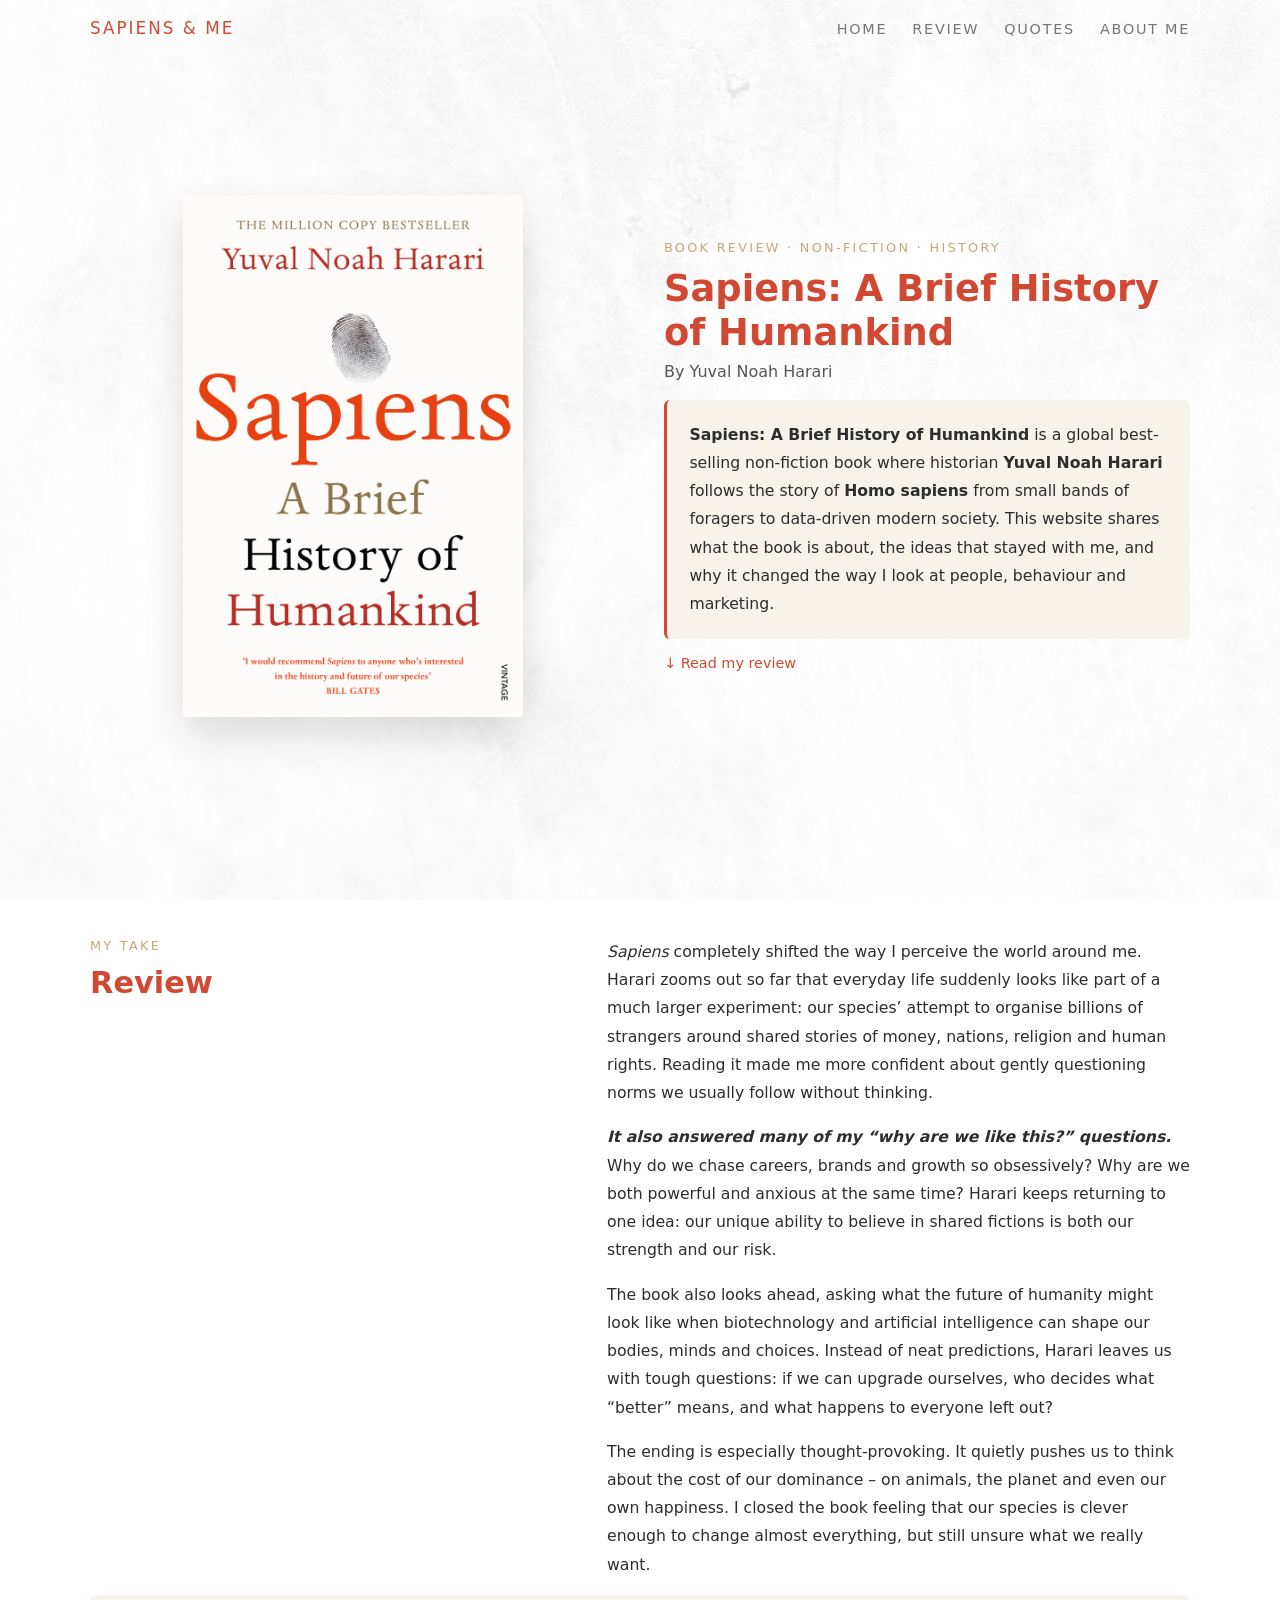
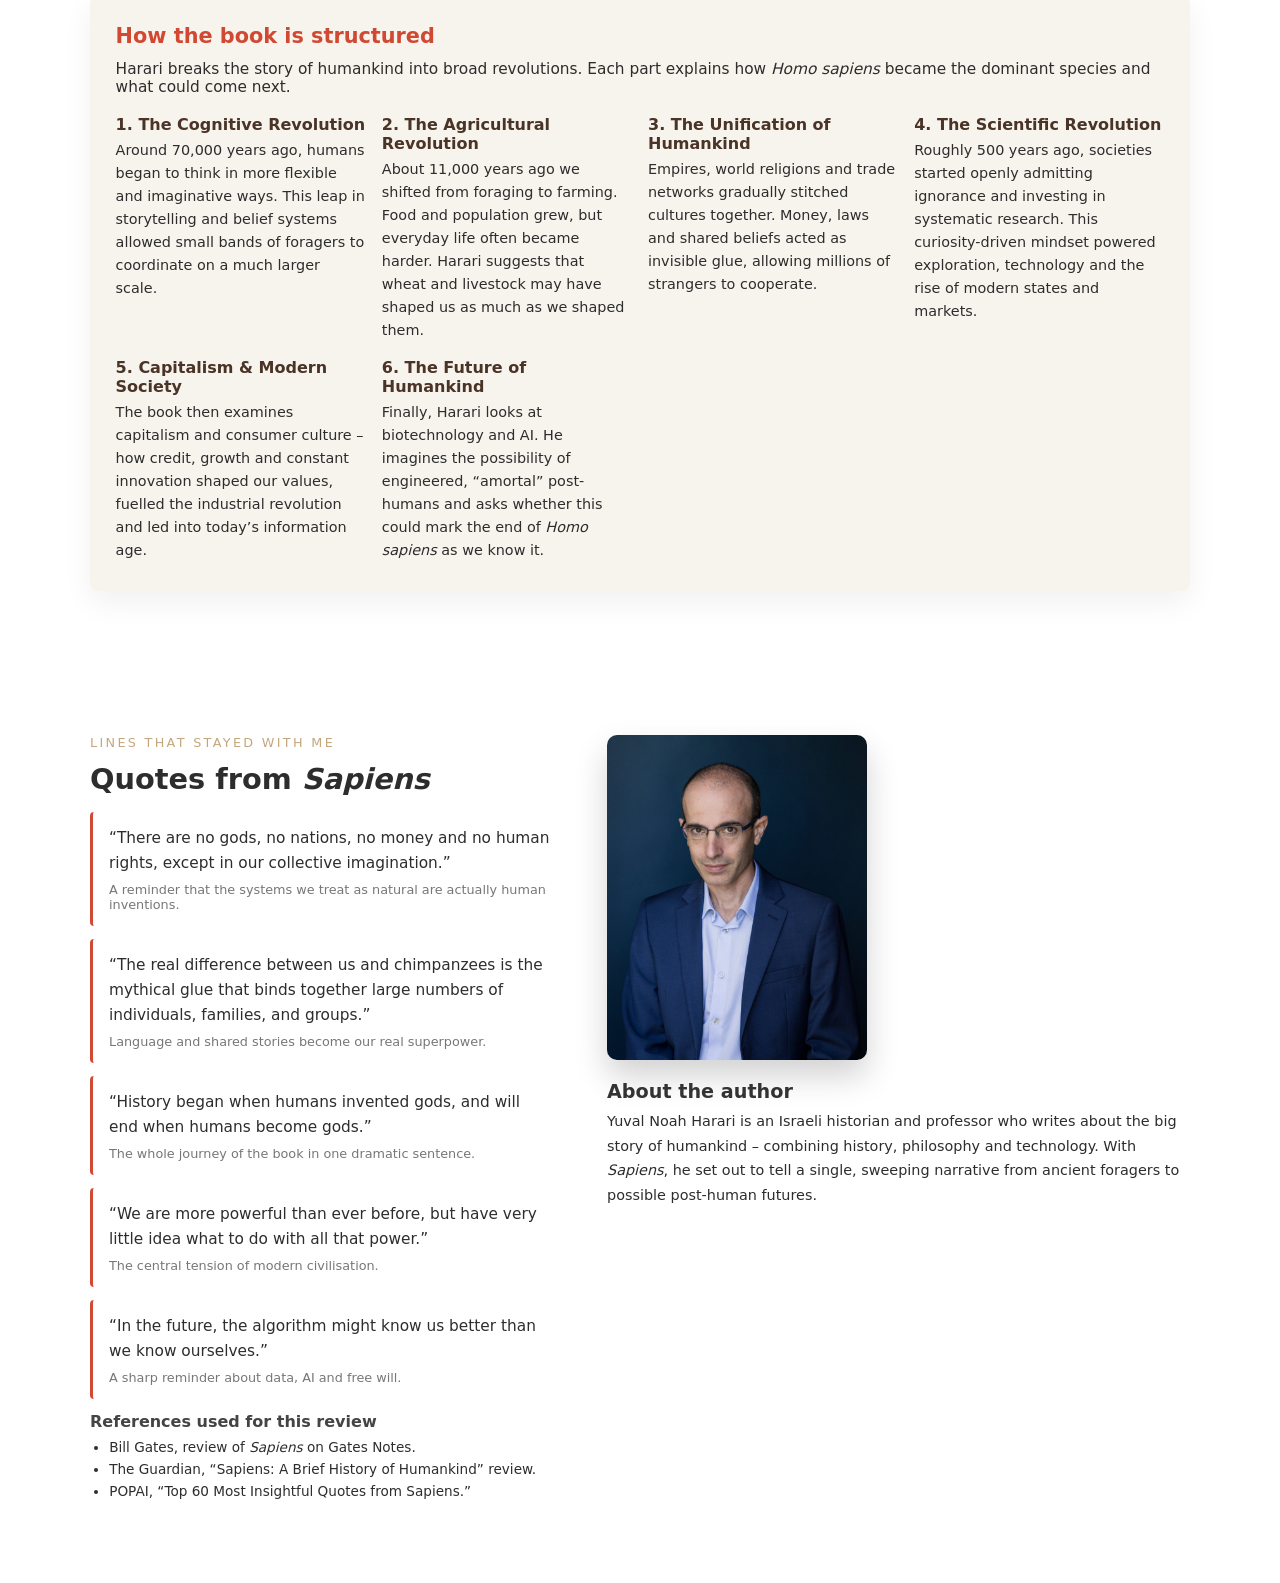
<file: index.html>
<!doctype html>
<html lang="en">
<head>
  <!-- Google tag (gtag.js) -->
<script async src="https://www.googletagmanager.com/gtag/js?id=G-GBH93HMWBG"></script>
<script>
  window.dataLayer = window.dataLayer || [];
  function gtag(){dataLayer.push(arguments);}
  gtag('js', new Date());

  gtag('config', 'G-GBH93HMWBG');
</script>
  <meta charset="utf-8" />
  <title>Sapiens Book Review | Yuval Noah Harari</title>

  <meta name="description" content="Sapiens book review and summary of Yuval Noah Harari's bestseller 'Sapiens: A Brief History of Humankind' – key ideas, reflections, and powerful quotes." />
  <meta name="keywords" content="Sapiens book review, Sapiens summary, Yuval Noah Harari, Homo sapiens history book, non-fiction history, cognitive revolution, capitalism history" />
  <meta name="viewport" content="width=device-width, initial-scale=1" />

  <link rel="stylesheet" href="styles.css" />
</head>
<body>
  <!-- Header + nav -->
  <header class="site-header">
    <div class="nav-inner">
      <div class="site-title">SAPIENS &amp; ME</div>
      <nav class="nav-links">
        <a href="#overview">Home</a>
        <a href="#review">Review</a>
        <a href="#quotes">Quotes</a>
        <a href="about.html">About me</a>
      </nav>
    </div>
  </header>

  <main>
    <!-- OVERVIEW -->
    <section id="overview" class="hero reveal-on-scroll">
      <div class="hero-inner">
        <div class="book-image">
          <img src="sapiens-cover.jpg" alt="Cover of Sapiens: A Brief History of Humankind by Yuval Noah Harari">
        </div>

        <section class="book-info">
          <p class="label">Book Review · Non-fiction · History</p>
          <h1>Sapiens: A Brief History of Humankind</h1>
          <p class="tagline">By Yuval Noah Harari</p>

          <p class="intro-text">
            <strong>Sapiens: A Brief History of Humankind</strong> is a global best-selling non-fiction book where historian
            <strong>Yuval Noah Harari</strong> follows the story of <strong>Homo sapiens</strong> from small bands of foragers
            to data-driven modern society. This website shares what the book is about, the ideas that stayed with me, and why
            it changed the way I look at people, behaviour and marketing.
          </p>

          <a href="#review" class="scroll-hint">↓ Read my review</a>
        </section>
      </div>
    </section>

    <!-- REVIEW -->
    <section id="review" class="section reveal-on-scroll">
      <div class="section-inner two-col">
        <div class="section-heading">
          <p class="label">My take</p>
          <h2>Review</h2>
        </div>

        <div class="section-body">
          <p>
            <em>Sapiens</em> completely shifted the way I perceive the world around me. Harari zooms out so far that everyday
            life suddenly looks like part of a much larger experiment: our species’ attempt to organise billions of strangers
            around shared stories of money, nations, religion and human rights. Reading it made me more confident about gently
            questioning norms we usually follow without thinking.
          </p>

          <p>
            <em><strong>It also answered many of my “why are we like this?” questions.</strong></em>
            Why do we chase careers, brands and growth so obsessively? Why are we both powerful and anxious at the same time?
            Harari keeps returning to one idea: our unique ability to believe in shared fictions is both our strength and our risk.
          </p>

          <p>
            The book also looks ahead, asking what the future of humanity might look like when biotechnology and artificial
            intelligence can shape our bodies, minds and choices. Instead of neat predictions, Harari leaves us with tough
            questions: if we can upgrade ourselves, who decides what “better” means, and what happens to everyone left out?
          </p>

          <p>
            The ending is especially thought-provoking. It quietly pushes us to think about the cost of our dominance – on
            animals, the planet and even our own happiness. I closed the book feeling that our species is clever enough to
            change almost everything, but still unsure what we really want.
          </p>
        </div>
      </div>

      <!-- Structure -->
      <div class="section-inner reveal-on-scroll">
        <div class="structure-card">
          <h3>How the book is structured</h3>
          <p class="structure-intro">
            Harari breaks the story of humankind into broad revolutions. Each part explains how <em>Homo sapiens</em> became
            the dominant species and what could come next.
          </p>

          <div class="structure-grid">
            <div class="structure-item">
              <h4>1. The Cognitive Revolution</h4>
              <p>
                Around 70,000 years ago, humans began to think in more flexible and imaginative ways. This leap in storytelling
                and belief systems allowed small bands of foragers to coordinate on a much larger scale.
              </p>
            </div>

            <div class="structure-item">
              <h4>2. The Agricultural Revolution</h4>
              <p>
                About 11,000 years ago we shifted from foraging to farming. Food and population grew, but everyday life often
                became harder. Harari suggests that wheat and livestock may have shaped us as much as we shaped them.
              </p>
            </div>

            <div class="structure-item">
              <h4>3. The Unification of Humankind</h4>
              <p>
                Empires, world religions and trade networks gradually stitched cultures together. Money, laws and shared beliefs
                acted as invisible glue, allowing millions of strangers to cooperate.
              </p>
            </div>

            <div class="structure-item">
              <h4>4. The Scientific Revolution</h4>
              <p>
                Roughly 500 years ago, societies started openly admitting ignorance and investing in systematic research. This
                curiosity-driven mindset powered exploration, technology and the rise of modern states and markets.
              </p>
            </div>

            <div class="structure-item">
              <h4>5. Capitalism & Modern Society</h4>
              <p>
                The book then examines capitalism and consumer culture – how credit, growth and constant innovation shaped our
                values, fuelled the industrial revolution and led into today’s information age.
              </p>
            </div>

            <div class="structure-item">
              <h4>6. The Future of Humankind</h4>
              <p>
                Finally, Harari looks at biotechnology and AI. He imagines the possibility of engineered, “amortal” post-humans
                and asks whether this could mark the end of <em>Homo sapiens</em> as we know it.
              </p>
            </div>
          </div>
        </div>
      </div>
    </section>

    <!-- QUOTES -->
    <section id="quotes" class="section section-quotes reveal-on-scroll">
      <div class="section-inner two-col quotes-layout">
        <div class="quotes-block">
          <p class="label">Lines that stayed with me</p>
          <h2>Quotes from <em>Sapiens</em></h2>

          <div class="quote-card">
            <p>“There are no gods, no nations, no money and no human rights, except in our collective imagination.”</p>
            <span class="quote-note">A reminder that the systems we treat as natural are actually human inventions.</span>
          </div>

          <div class="quote-card">
            <p>“The real difference between us and chimpanzees is the mythical glue that binds together large numbers of individuals, families, and groups.”</p>
            <span class="quote-note">Language and shared stories become our real superpower.</span>
          </div>

          <div class="quote-card">
            <p>“History began when humans invented gods, and will end when humans become gods.”</p>
            <span class="quote-note">The whole journey of the book in one dramatic sentence.</span>
          </div>

          <div class="quote-card">
            <p>“We are more powerful than ever before, but have very little idea what to do with all that power.”</p>
            <span class="quote-note">The central tension of modern civilisation.</span>
          </div>

          <div class="quote-card">
            <p>“In the future, the algorithm might know us better than we know ourselves.”</p>
            <span class="quote-note">A sharp reminder about data, AI and free will.</span>
          </div>
        </div>

        <aside class="author-block">
          <div class="author-photo">
            <img src="harari-author.jpg" alt="Yuval Noah Harari">
          </div>
          <div class="author-text">
            <h3>About the author</h3>
            <p>
              Yuval Noah Harari is an Israeli historian and professor who writes about the big story of humankind – combining
              history, philosophy and technology. With <em>Sapiens</em>, he set out to tell a single, sweeping narrative from
              ancient foragers to possible post-human futures.
            </p>
          </div>
        </aside>
      </div>

      <div class="section-inner references">
        <h3>References used for this review</h3>
        <ul>
          <li>Bill Gates, review of <em>Sapiens</em> on Gates Notes.</li>
          <li>The Guardian, “Sapiens: A Brief History of Humankind” review.</li>
          <li>POPAI, “Top 60 Most Insightful Quotes from Sapiens.”</li>
        </ul>
      </div>
    </section>
  </main>

  <script src="scripts.js"></script>
</body>
</html>
</file>
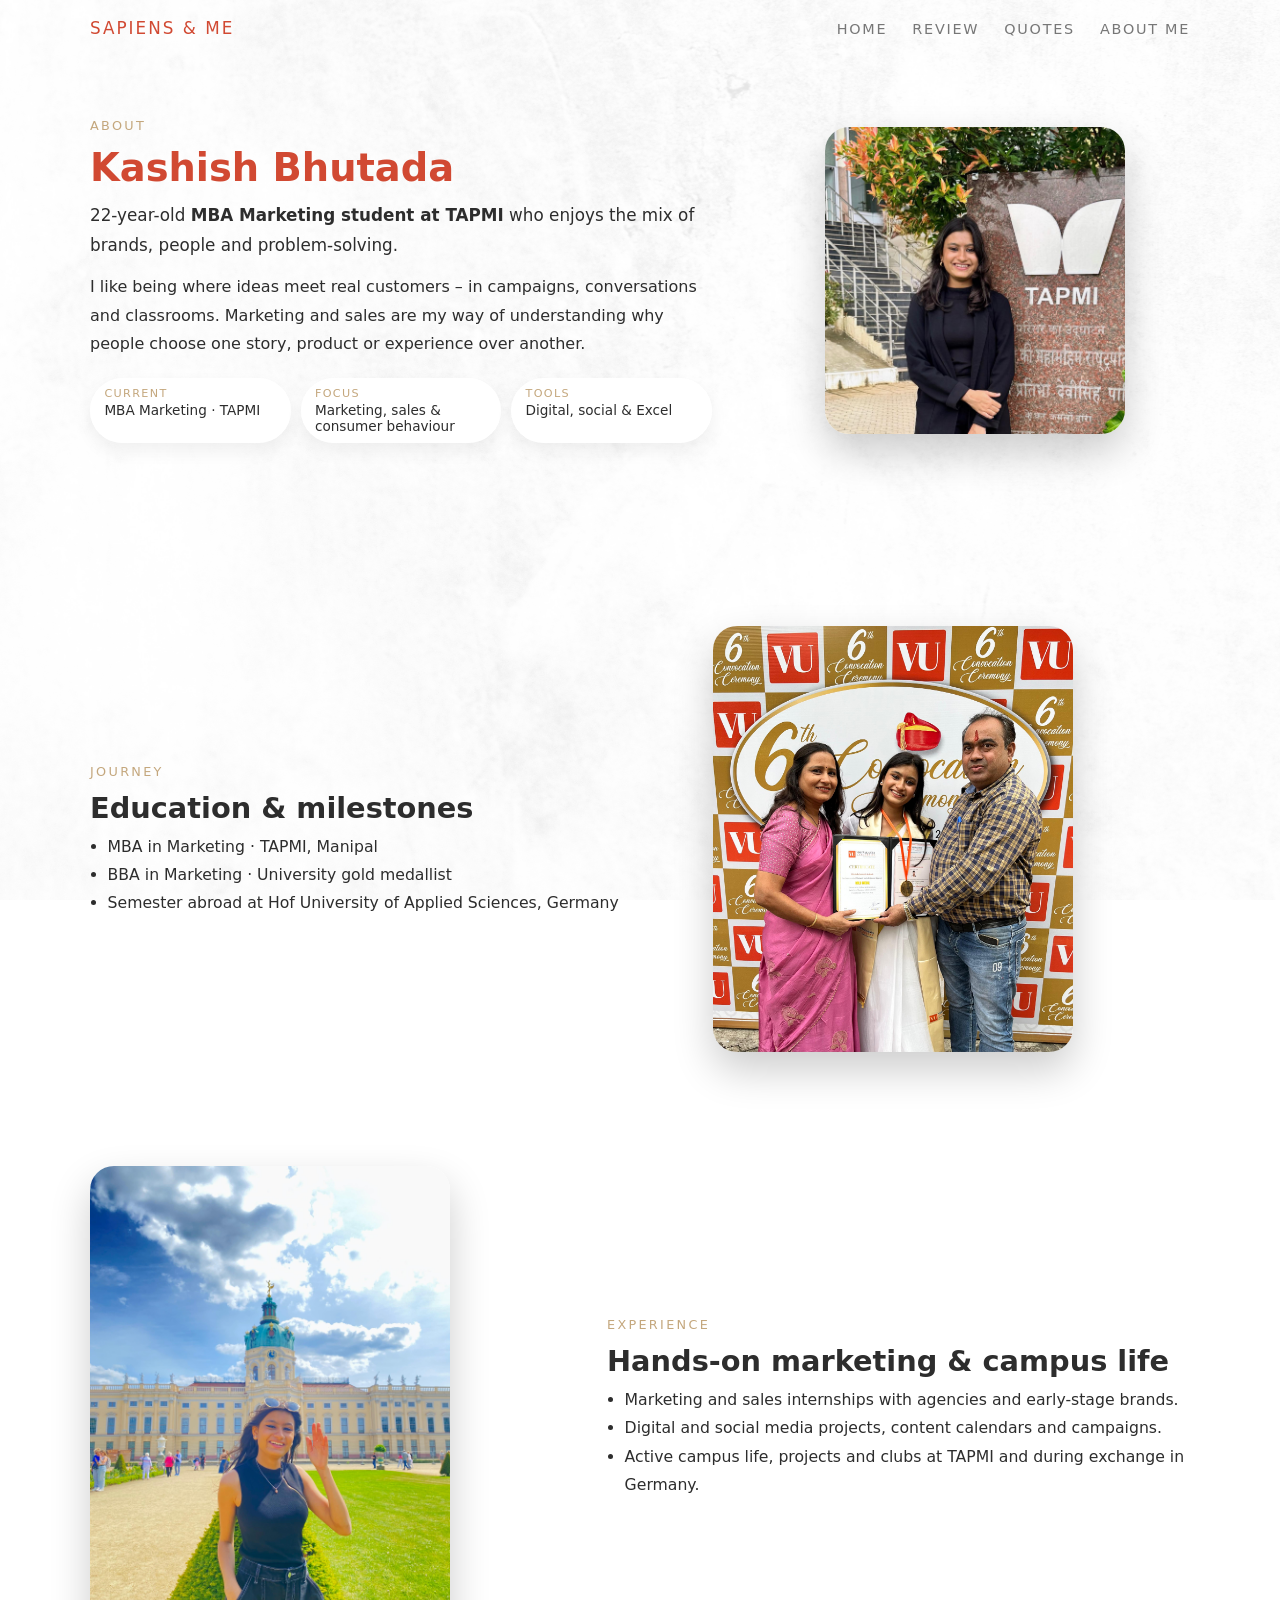
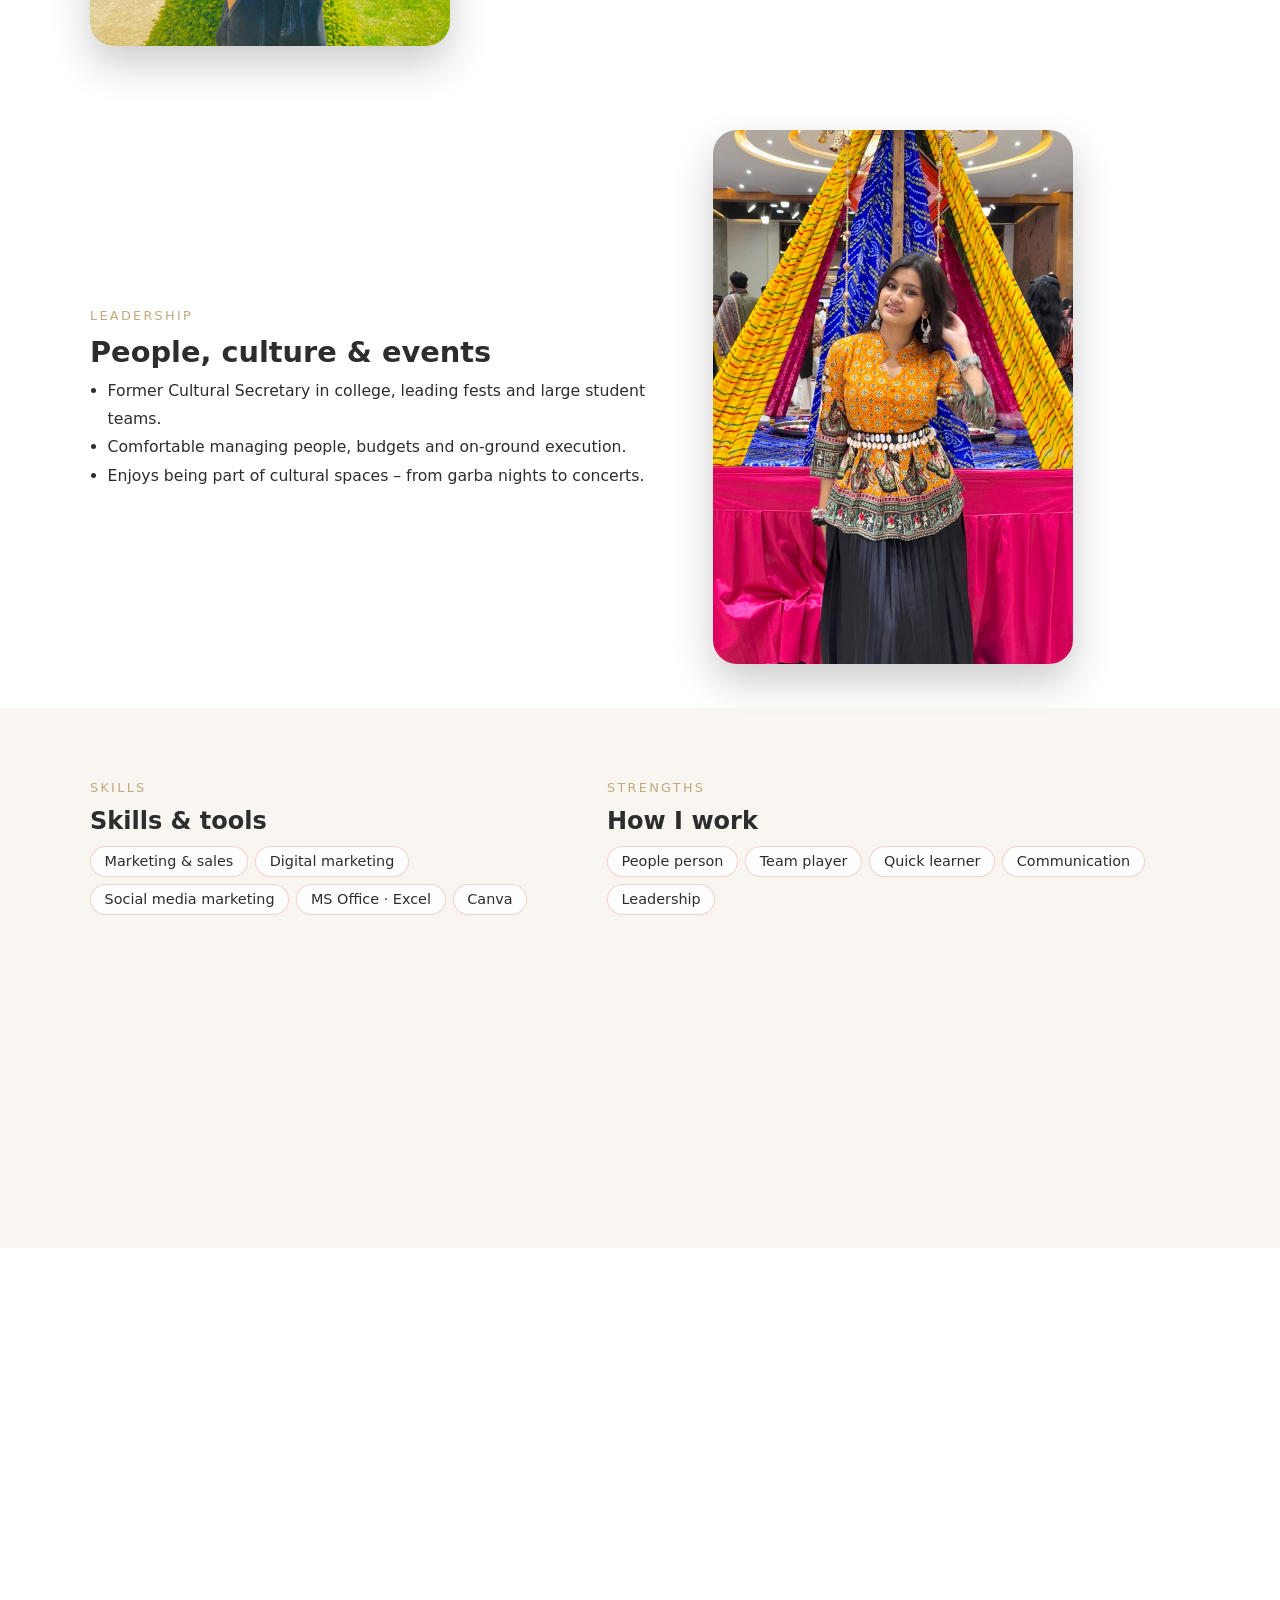
<file: about.html>
<!doctype html>
<html lang="en">
<head>
  <!-- Google tag (gtag.js) -->
<script async src="https://www.googletagmanager.com/gtag/js?id=G-GBH93HMWBG"></script>
<script>
  window.dataLayer = window.dataLayer || [];
  function gtag(){dataLayer.push(arguments);}
  gtag('js', new Date());

  gtag('config', 'G-GBH93HMWBG');
</script>
  <meta charset="utf-8" />
  <title>About Kashish Bhutada | MBA Marketing</title>

  <meta name="description" content="About Kashish Bhutada – 22-year-old MBA Marketing student at TAPMI who loves marketing, sales, people and understanding consumer behaviour." />
  <meta name="viewport" content="width=device-width, initial-scale=1" />

  <link rel="stylesheet" href="styles.css" />
</head>
<body>
  <!-- Header + nav -->
  <header class="site-header">
    <div class="nav-inner">
      <div class="site-title">SAPIENS &amp; ME</div>
      <nav class="nav-links">
        <a href="index.html#overview">Home</a>
        <a href="index.html#review">Review</a>
        <a href="index.html#quotes">Quotes</a>
        <a href="about.html" class="nav-active">About me</a>
      </nav>
    </div>
  </header>

  <main>
    <!-- HERO -->
    <section class="about-hero section reveal-on-scroll">
      <div class="section-inner about-hero-inner">
        <div class="about-text">
          <p class="label">About</p>
          <h1>Kashish Bhutada</h1>
          <p class="about-tagline">
            22-year-old <strong>MBA Marketing student at TAPMI</strong> who enjoys the mix of brands, people and problem-solving.
          </p>
          <p class="about-body">
            I like being where ideas meet real customers – in campaigns, conversations and classrooms. Marketing and sales are my way of
            understanding why people choose one story, product or experience over another.
          </p>

          <div class="stats-row">
            <div class="stat-card">
              <span class="stat-label">Current</span>
              <span class="stat-value">MBA Marketing · TAPMI</span>
            </div>
            <div class="stat-card">
              <span class="stat-label">Focus</span>
              <span class="stat-value">Marketing, sales &amp; consumer behaviour</span>
            </div>
            <div class="stat-card">
              <span class="stat-label">Tools</span>
              <span class="stat-value">Digital, social &amp; Excel</span>
            </div>
          </div>
        </div>

        <div class="about-hero-photo">
          <img src="kashish-tapmi.jpeg" alt="Kashish at TAPMI campus">
        </div>
      </div>
    </section>

    <!-- EDUCATION / MILESTONES -->
    <section class="section profile-block reveal-on-scroll">
      <div class="section-inner profile-inner">
        <div class="profile-text">
          <p class="label">Journey</p>
          <h2>Education &amp; milestones</h2>
          <ul class="profile-list">
            <li>MBA in Marketing · TAPMI, Manipal</li>
            <li>BBA in Marketing · University gold medallist</li>
            <li>Semester abroad at Hof University of Applied Sciences, Germany</li>
          </ul>
        </div>
        <div class="profile-photo">
          <img src="kashish-convocation.jpg" alt="Convocation ceremony with family">
        </div>
      </div>
    </section>

    <!-- EXPERIENCE / EXPOSURE -->
    <section class="section profile-block reverse reveal-on-scroll">
      <div class="section-inner profile-inner">
        <div class="profile-text">
          <p class="label">Experience</p>
          <h2>Hands-on marketing &amp; campus life</h2>
          <ul class="profile-list">
            <li>Marketing and sales internships with agencies and early-stage brands.</li>
            <li>Digital and social media projects, content calendars and campaigns.</li>
            <li>Active campus life, projects and clubs at TAPMI and during exchange in Germany.</li>
          </ul>
        </div>
        <div class="profile-photo">
          <img src="kashish-germany.jpeg" alt="Kashish in Germany">
        </div>
      </div>
    </section>

    <!-- LEADERSHIP / CULTURE -->
    <section class="section profile-block reveal-on-scroll">
      <div class="section-inner profile-inner">
        <div class="profile-text">
          <p class="label">Leadership</p>
          <h2>People, culture &amp; events</h2>
          <ul class="profile-list">
            <li>Former Cultural Secretary in college, leading fests and large student teams.</li>
            <li>Comfortable managing people, budgets and on-ground execution.</li>
            <li>Enjoys being part of cultural spaces – from garba nights to concerts.</li>
          </ul>
        </div>
        <div class="profile-photo">
          <img src="kashish-fest.jpeg" alt="Kashish at a cultural event">
        </div>
      </div>
    </section>

    <!-- SKILLS & STRENGTHS -->
    <section class="section light-section reveal-on-scroll">
      <div class="section-inner two-col about-skills">
        <div>
          <p class="label">Skills</p>
          <h2>Skills &amp; tools</h2>
          <div class="chip-group chip-group-large">
            <span class="chip">Marketing &amp; sales</span>
            <span class="chip">Digital marketing</span>
            <span class="chip">Social media marketing</span>
            <span class="chip">MS Office · Excel</span>
            <span class="chip">Canva</span>
          </div>
        </div>

        <div>
          <p class="label">Strengths</p>
          <h2>How I work</h2>
          <div class="chip-group chip-group-large">
            <span class="chip">People person</span>
            <span class="chip">Team player</span>
            <span class="chip">Quick learner</span>
            <span class="chip">Communication</span>
            <span class="chip">Leadership</span>
          </div>
        </div>
      </div>
    </section>

    <!-- INTERESTS -->
    <section class="section reveal-on-scroll">
      <div class="section-inner">
        <p class="label">Interests</p>
        <h2>Outside work</h2>

        <div class="chip-group chip-group-large">
          <span class="chip">Dancing</span>
          <span class="chip">Table tennis</span>
          <span class="chip">Swimming</span>
          <span class="chip">Wordle &amp; sudoku</span>
          <span class="chip">Board &amp; card games</span>
          <span class="chip">Travelling</span>
          <span class="chip">Concerts</span>
          <span class="chip">Movies &amp; web series</span>
          <span class="chip">Anime</span>
          <span class="chip">Thrillers</span>
        </div>

        <p class="about-note">
          I’m not a typical bookworm, but <em>Sapiens</em> changed how I think about people, behaviour and trends – which is why it became the theme of my first website.
        </p>
      </div>
    </section>

    <!-- CTA -->
    <section class="section about-cta reveal-on-scroll">
      <div class="section-inner">
        <p class="label">Connect</p>
        <h2>Let’s work on something together</h2>
        <p class="about-body">
          Open to roles and projects in marketing, sales, brand building and digital.
        </p>

        <div class="cta-buttons">
          <a class="btn primary" href="https://www.linkedin.com/in/kashish-bhutada" target="_blank" rel="noopener noreferrer">
            LinkedIn
          </a>
          <a class="btn outline" href="mailto:Kashishb20@outlook.com">
            Email
          </a>
          <a class="btn ghost" href="https://www.instagram.com/kkkkashishh" target="_blank" rel="noopener noreferrer">
            Instagram
          </a>
        </div>
      </div>
    </section>
  </main>

  <script src="scripts.js"></script>
</body>
</html>
</file>
<file: styles.css>
/* ========== BASE THEME ========== */
:root {
  --accent-red: #d14932;
  --accent-beige: #c4a77d;
  --text-main: #2d2d2d;
  --bg-main: #ffffff;
  --bg-soft: #f7f3eb;
  --font-main: system-ui, -apple-system, BlinkMacSystemFont, "Segoe UI", sans-serif;
}

* {
  margin: 0;
  padding: 0;
  box-sizing: border-box;
}

html {
  scroll-behavior: smooth;
}

body {
  font-family: var(--font-main);
  background: var(--bg-main) url("white-texture.jpg") center/cover fixed;
  color: var(--text-main);
}

/* subtle white overlay so texture is soft */
body::before {
  content: "";
  position: fixed;
  inset: 0;
  background: rgba(255, 255, 255, 0.7);
  pointer-events: none;
  z-index: -1;
}

/* Layout helpers */
.section,
.hero {
  padding: 72px 24px;
}

.section-inner,
.hero-inner,
.nav-inner {
  max-width: 1100px;
  margin: 0 auto;
}

/* ========== HEADER / NAV ========== */
.site-header {
  padding: 18px 24px 8px;
}

.nav-inner {
  display: flex;
  align-items: center;
  justify-content: space-between;
}

.site-title {
  font-size: 1.05rem;
  letter-spacing: 0.12em;
  text-transform: uppercase;
  color: var(--accent-red);
}

.nav-links a {
  margin-left: 20px;
  text-decoration: none;
  font-size: 0.9rem;
  text-transform: uppercase;
  letter-spacing: 0.12em;
  color: #777;
  position: relative;
}

.nav-links a::after {
  content: "";
  position: absolute;
  left: 0;
  bottom: -4px;
  width: 0;
  height: 1px;
  background: var(--accent-red);
  transition: width 0.2s ease;
}

.nav-links a:hover::after {
  width: 100%;
}

.nav-active {
  color: var(--accent-red);
}

/* ========== HERO (HOME) ========== */
.hero {
  min-height: calc(100vh - 80px);
  display: flex;
  align-items: center;
}

.hero-inner {
  display: flex;
  gap: 48px;
  align-items: center;
}

.book-image {
  flex: 1;
  display: flex;
  justify-content: center;
}

.book-image img {
  max-width: 340px;
  width: 100%;
  border-radius: 4px;
  box-shadow: 0 18px 40px rgba(0, 0, 0, 0.14);
}

.book-info {
  flex: 1;
}

.label {
  font-size: 0.8rem;
  text-transform: uppercase;
  letter-spacing: 0.18em;
  color: var(--accent-beige);
  margin-bottom: 0.75rem;
}

.book-info h1 {
  font-size: 2.3rem;
  line-height: 1.2;
  color: var(--accent-red);
  margin-bottom: 0.4rem;
}

.tagline {
  font-size: 1rem;
  color: #555;
  margin-bottom: 1.2rem;
}

.intro-text {
  font-size: 0.98rem;
  line-height: 1.8;
  background: var(--bg-soft);
  padding: 1.3rem 1.4rem;
  border-left: 3px solid var(--accent-red);
  border-radius: 6px;
}

.scroll-hint {
  display: inline-block;
  margin-top: 1rem;
  font-size: 0.9rem;
  text-decoration: none;
  color: var(--accent-red);
}

/* ========== GENERIC SECTIONS ========== */
.section {
  min-height: 60vh;
}

.two-col {
  display: grid;
  grid-template-columns: minmax(0, 0.9fr) minmax(0, 1.1fr);
  gap: 40px;
  align-items: flex-start;
}

.section-heading h2 {
  font-size: 1.9rem;
  color: var(--accent-red);
  margin-top: 0.25rem;
}

.section-body p {
  margin-bottom: 1rem;
  font-size: 0.98rem;
  line-height: 1.8;
}

/* ========== STRUCTURE BLOCK (HOME) ========== */
.structure-card {
  background: rgba(247, 243, 235, 0.9);
  padding: 1.8rem 1.6rem;
  border-radius: 8px;
  box-shadow: 0 12px 30px rgba(0, 0, 0, 0.06);
}

.structure-card h3 {
  font-size: 1.3rem;
  margin-bottom: 0.75rem;
  color: var(--accent-red);
}

.structure-intro {
  font-size: 0.96rem;
  margin-bottom: 1.2rem;
}

.structure-grid {
  display: grid;
  grid-template-columns: repeat(auto-fit, minmax(240px, 1fr));
  gap: 16px;
}

.structure-item h4 {
  font-size: 1rem;
  margin-bottom: 0.3rem;
  color: #4a3327;
}

.structure-item p {
  font-size: 0.9rem;
  line-height: 1.6;
}

/* ========== QUOTES SECTION ========== */
.section-quotes {
  padding-bottom: 80px;
}

.quotes-layout {
  align-items: stretch;
}

.quotes-block h2 {
  font-size: 1.8rem;
  margin: 0.25rem 0 1rem;
}

.quote-card {
  background: rgba(255, 255, 255, 0.95);
  border-left: 3px solid var(--accent-red);
  padding: 0.9rem 1rem;
  border-radius: 4px;
  margin-bottom: 0.8rem;
}

.quote-card p {
  font-size: 0.96rem;
  line-height: 1.6;
}

.quote-note {
  display: block;
  margin-top: 0.4rem;
  font-size: 0.8rem;
  color: #777;
}

/* author block */
.author-block {
  display: flex;
  flex-direction: column;
  gap: 16px;
}

.author-photo img {
  max-width: 260px;
  width: 100%;
  border-radius: 10px;
  box-shadow: 0 16px 32px rgba(0, 0, 0, 0.18);
}

.author-text h3 {
  font-size: 1.2rem;
  margin-bottom: 0.4rem;
  color: #333;
}

.author-text p {
  font-size: 0.9rem;
  line-height: 1.7;
}

/* References */
.references h3 {
  font-size: 1rem;
  margin-bottom: 0.4rem;
  color: #444;
}

.references ul {
  list-style: disc;
  padding-left: 1.2rem;
  font-size: 0.85rem;
  line-height: 1.6;
}

/* ========== ABOUT PAGE ========== */
.about-hero-inner {
  display: grid;
  grid-template-columns: minmax(0, 1.3fr) minmax(0, 0.9fr);
  gap: 48px;
  align-items: center;
}

.about-text h1 {
  font-size: 2.4rem;
  color: var(--accent-red);
  margin-bottom: 0.6rem;
}

.about-tagline {
  font-size: 1.05rem;
  margin-bottom: 0.8rem;
  line-height: 1.8;
}

.about-body {
  font-size: 1rem;
  line-height: 1.8;
  margin-bottom: 0.7rem;
}

/* hero photo */
.about-hero-photo {
  display: flex;
  justify-content: center;
}

.about-hero-photo img {
  max-width: 300px;
  width: 100%;
  border-radius: 24px;
  object-fit: cover;
  box-shadow: 0 18px 40px rgba(0, 0, 0, 0.2);
}

/* stats under hero */
.stats-row {
  margin-top: 1.2rem;
  display: grid;
  grid-template-columns: repeat(auto-fit, minmax(190px, 1fr));
  gap: 10px;
}

.stat-card {
  background: rgba(255, 255, 255, 0.95);
  border-radius: 999px;
  padding: 0.55rem 0.9rem;
  box-shadow: 0 8px 18px rgba(0, 0, 0, 0.06);
  font-size: 0.85rem;
}

.stat-label {
  display: block;
  font-size: 0.7rem;
  text-transform: uppercase;
  letter-spacing: 0.12em;
  color: var(--accent-beige);
}

.stat-value {
  display: block;
  margin-top: 0.1rem;
}

/* profile blocks with alternating photos */
.profile-inner {
  display: grid;
  grid-template-columns: minmax(0, 1.1fr) minmax(0, 0.9fr);
  gap: 40px;
  align-items: center;
}

.profile-block {
  padding-top: 40px;
  padding-bottom: 40px;
}

.profile-block.reverse .profile-inner {
  direction: rtl;
}

.profile-block.reverse .profile-inner > * {
  direction: ltr;
}

.profile-text h2 {
  font-size: 1.8rem;
  margin-bottom: 0.5rem;
}

.profile-list {
  margin-top: 0.5rem;
  padding-left: 1.1rem;
  font-size: 0.98rem;
  line-height: 1.8;
}

.profile-photo img {
  width: 100%;
  max-width: 360px;
  border-radius: 24px;
  object-fit: cover;
  box-shadow: 0 18px 40px rgba(0, 0, 0, 0.2);
}

/* light section background */
.light-section {
  background: rgba(247, 243, 235, 0.7);
}

/* skills & interests */
.about-skills {
  align-items: flex-start;
}

.chip-group {
  display: flex;
  flex-wrap: wrap;
  gap: 0.45rem;
  margin-top: 0.7rem;
}

.chip-group-large .chip {
  font-size: 0.9rem;
}

.chip {
  font-size: 0.85rem;
  padding: 0.4rem 0.85rem;
  border-radius: 999px;
  border: 1px solid rgba(209, 73, 50, 0.25);
  background: rgba(255, 255, 255, 0.97);
}

/* hobbies */
.about-note {
  margin-top: 1rem;
  font-size: 0.95rem;
  line-height: 1.7;
}

/* CTA */
.about-cta {
  text-align: center;
}

.cta-buttons {
  margin-top: 1.3rem;
  display: flex;
  flex-wrap: wrap;
  justify-content: center;
  gap: 0.7rem;
}

.btn {
  display: inline-block;
  font-size: 0.95rem;
  text-decoration: none;
  padding: 0.65rem 1.3rem;
  border-radius: 999px;
  border: 1px solid var(--accent-red);
  transition: transform 0.15s ease, box-shadow 0.15s ease, background 0.15s ease, color 0.15s ease;
}

.btn.primary {
  background: var(--accent-red);
  color: #fff;
}

.btn.outline {
  background: transparent;
  color: var(--accent-red);
}

.btn.ghost {
  border-color: rgba(209, 73, 50, 0.3);
  color: #555;
  background: rgba(255, 255, 255, 0.95);
}

.btn:hover {
  transform: translateY(-1px);
  box-shadow: 0 8px 22px rgba(0, 0, 0, 0.12);
}

/* ========== ANIMATIONS ========== */
.reveal-on-scroll {
  opacity: 0;
  transform: translateY(24px);
  transition: opacity 0.6s ease, transform 0.6s ease;
}

.reveal-visible {
  opacity: 1;
  transform: translateY(0);
}

/* ========== RESPONSIVE ========== */
@media (max-width: 900px) {
  .hero-inner,
  .two-col,
  .about-hero-inner,
  .profile-inner {
    grid-template-columns: 1fr;
    display: block;
  }

  .hero-inner,
  .profile-inner {
    display: flex;
    flex-direction: column;
  }

  .book-image {
    order: -1;
    margin-bottom: 1.3rem;
  }

  .about-hero-photo,
  .profile-photo {
    margin-top: 1rem;
    justify-content: flex-start;
  }

  .nav-inner {
    flex-direction: column;
    align-items: flex-start;
    gap: 10px;
  }
}
</file>
